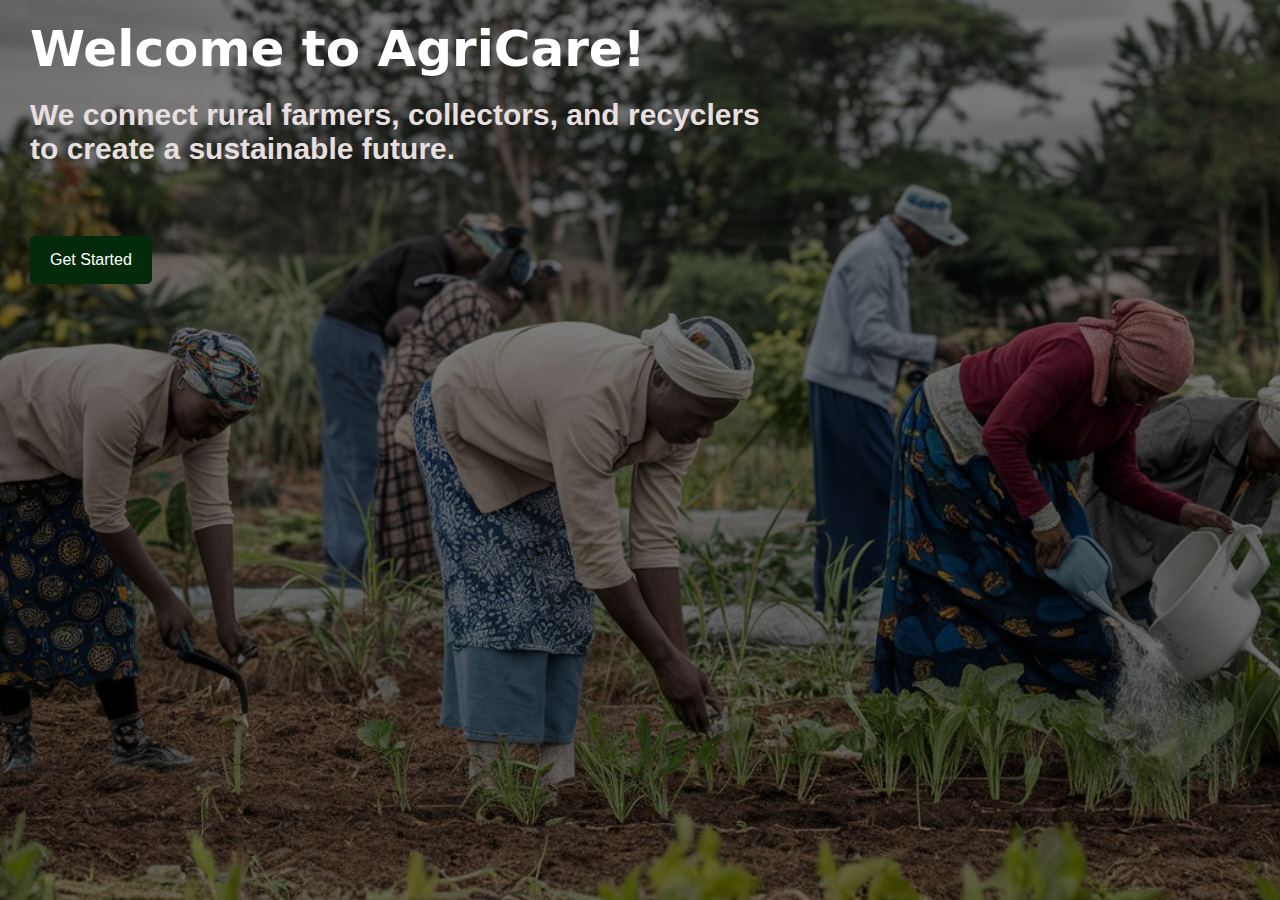
<file: index.html>
<!DOCTYPE html>
<html lang="en">
  <head>
    <meta charset="UTF-8" />
    <meta name="viewport" content="width=device-width, initial-scale=1.0" />
    <title>AgriCare</title>
    <link rel="stylesheet" href="style.css" />
    <link
      rel="stylesheet"
      href="https://cdnjs.cloudflare.com/ajax/libs/font-awesome/4.7.0/css/font-awesome.min.css"
    />
    <style>
      .container {
        width: 100vw;
        height: 100vh;
      }
      .welcome-main {
        background: linear-gradient(rgba(0, 0, 0, 0.5), rgba(0, 0, 0, 0.5)),
          url("./images/farmers.jpeg") center/cover no-repeat;
        background-size: cover;
        background-repeat: no-repeat;
        background-position: top center;
        width: 100%;
        height: 100%;
      }
      .onboarding {
        padding: 20px 30px;
      }

      p {
        font-size: 30px;
        color: rgb(231, 223, 223);
        font-weight: bold;
        width: 60%;
        font-family: "Lucida Sans", "Lucida Sans Regular", "Lucida Grande",
          "Lucida Sans Unicode", Geneva, Verdana, sans-serif;
        margin-top: 20px;
      }
      h1 {
        color: white;
        font-size: 50px;
    
      }
    </style>
  </head>
  <body>
    <div class="container">
      <div class="welcome-main">
        <div class="onboarding">
          <h1 class="welcom-header">Welcome to AgriCare!</h1>
          <p class="welcom-para">
            We connect rural farmers, collectors, and recyclers to create a
            sustainable future.
          </p>
        </div>
        <button
          class="start-btn"
          onclick="window.location.href='registration.html';"
        >
          Get Started
        </button>
      </div>
    </div>

    <script src="./script.js"></script>
  </body>
</html>
</file>
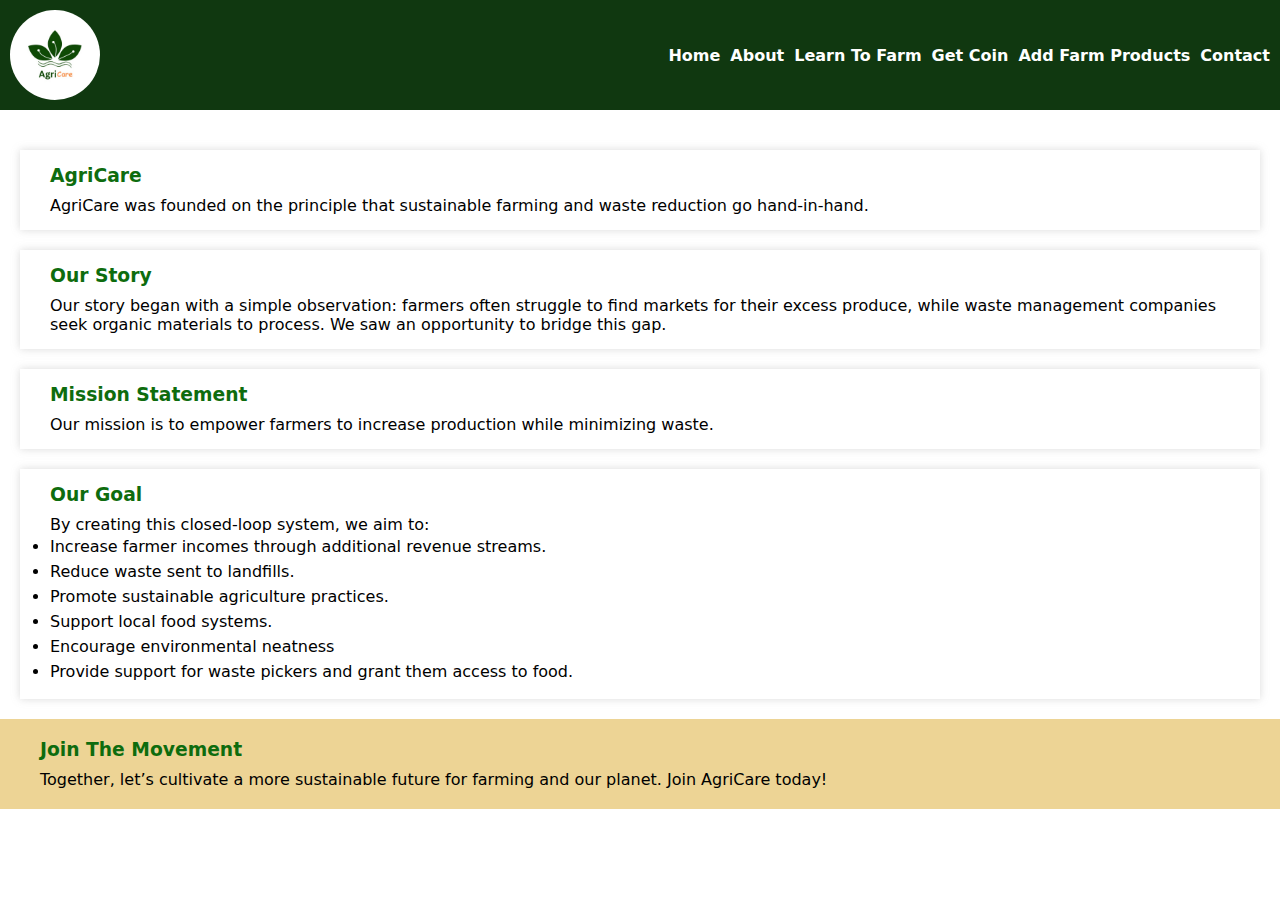
<file: about.html>
<!DOCTYPE html>
<html lang="en">
<head>
  <meta charset="UTF-8">
  <meta name="viewport" content="width=device-width, initial-scale=1.0">
  <title>About</title>
  <link rel="stylesheet" href="style.css">
  <link rel="stylesheet" href="https://cdnjs.cloudflare.com/ajax/libs/font-awesome/4.7.0/css/font-awesome.min.css">
  <style>
    .main{
     margin-top: 150px;
    }
    ul{
      line-height: 25px;
    }
  </style>
</head>
<body>
  <header class="header">
    <!-- <img id="logo" width="20%" src="images/logo.png" alt="logo"> -->
    <img id="logo" width="90px" src="images/logo.png" alt="logo">

        <div class="nav-link" id="my-links">
          <a href="home.html">Home</a>
          <a href="about.html">About</a>
          <a href="learnToFarm.html">Learn To Farm</a>
          <a href="getCoin.html">Get Coin</a>
          <a href="addProduct.html">Add Farm Products</a>
          <a href="contact.html">Contact</a>
            
         </div>
         <a href="javascript:void(0);" class="icon" onclick="myFunction()">
            <i class="fa fa-bars"></i>
          </a>
  </header>
  <main class="main">
    <section class="intro">
      <h3>AgriCare</h3>
      <p>
        AgriCare was founded on the principle that sustainable farming and waste reduction go hand-in-hand.
      </p>
    </section>
    <section class="intro">
      <p>
        <h3>Our Story</h3>
        Our story began with a simple observation: farmers often struggle to find markets for their excess produce, while waste management companies seek organic materials to process. We saw an opportunity to bridge this gap.
      </p>
    </section>
    <section class="intro">
      <h3>Mission Statement</h3>
      <p>
         Our mission is to empower farmers to increase production while minimizing waste.
      </p>
    </section>
    <section class="intro">
      <h3>Our Goal</h3>
      <p>
        By creating this closed-loop system, we aim to: 
      </p>
      <ul>
        <li>
          Increase farmer incomes through additional revenue streams.
        </li>
        <li>
          Reduce waste sent to landfills.
        </li>
        <li>
          Promote sustainable agriculture practices.
        </li>
        <li>
          Support local food systems.
        </li>
        <li>
          Encourage environmental neatness 
        </li>
        <li>
          Provide support for waste pickers and grant them access to food.

        </li>
      </ul>
    </section>
    <section class="end-page">
      <h3>Join The Movement</h3>
      <p>
        Together, let’s cultivate a more sustainable future for farming and our planet. Join AgriCare today!
      </p>
    </section> 
  </main>
  <script src="./script.js"></script>
</body>
</html>
</file>
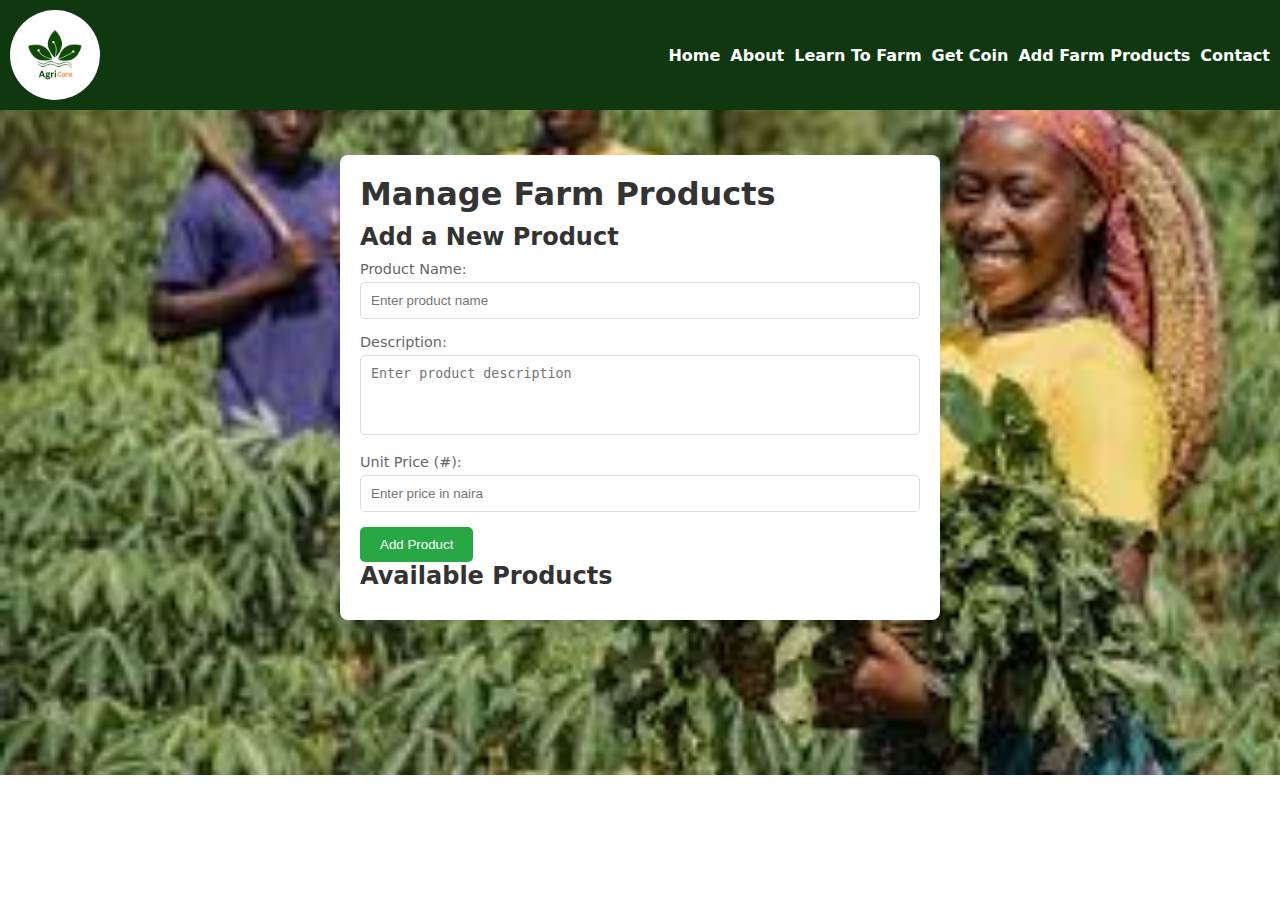
<file: addProduct.html>
<!DOCTYPE html>
<html lang="en">
  <head>
    <meta charset="UTF-8" />
    <meta name="viewport" content="width=device-width, initial-scale=1.0" />
    <title>Manage Farm Products</title>
    <link rel="stylesheet" href="style.css" />
    <style>
      body {
        background-image: url("../images/image1.jpeg");
        background-repeat: no-repeat;
        background-size: cover;
      }
    </style>
  </head>
  <body>
    <header class="header">
      <!-- <img id="logo" width="20%" src="images/logo.png" alt="logo"> -->
      <img id="logo" width="90px" src="images/logo.png" alt="logo" />

      <div class="nav-link" id="my-links">
        <a href="index.html"><p>Home</p></a>
        <a href="about.html">About</a>
        <a href="learnToFarm.html">Learn To Farm</a>
        <a href="getCoin.html">Get Coin</a>
        <a href="addProduct.html">Add Farm Products</a>
        <a href="contact.html">Contact</a>
      </div>
      <a href="javascript:void(0);" class="icon" onclick="myFunction()">
        <i class="fa fa-bars"></i>
      </a>
    </header>
    <div class="container-product">
      <h1>Manage Farm Products</h1>

      <!-- Add Product Form -->
      <div class="add-product">
        <h2>Add a New Product</h2>
        <form id="addProductForm">
          <label for="productName">Product Name:</label>
          <input
            type="text"
            id="productName"
            placeholder="Enter product name"
            required
          />

          <label for="productDescription">Description:</label>
          <textarea
            id="productDescription"
            placeholder="Enter product description"
            required
          ></textarea>

          <label for="productPrice">Unit Price (#):</label>
          <input
            type="number"
            id="productPrice"
            placeholder="Enter price in naira"
            required
          />

          <button type="submit" class="submit-btn">Add Product</button>
        </form>
      </div>

      <!-- Product List -->
      <div class="product-list">
        <h2>Available Products</h2>
        <ul id="productsContainer"></ul>
      </div>
    </div>

    <script src="script.js"></script>
  </body>
</html>
</file>
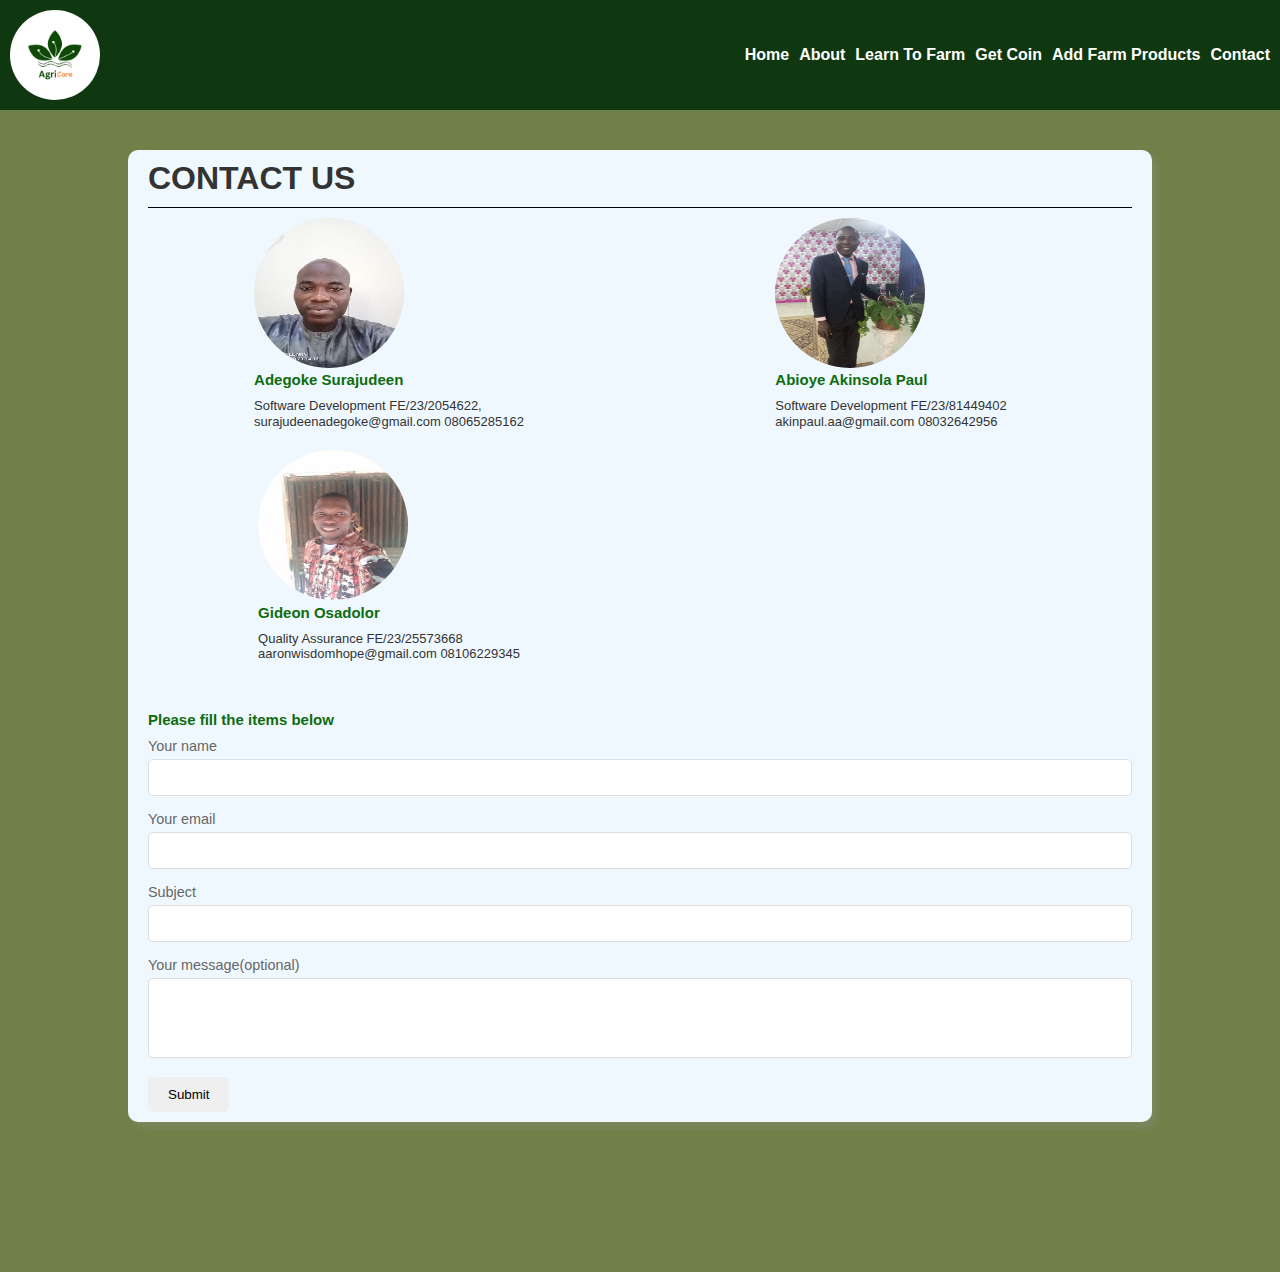
<file: contact.html>
<!DOCTYPE html>
<html lang="en">
  <head>
    <meta charset="UTF-8" />
    <meta name="viewport" content="width=device-width, initial-scale=1.0" />
    <title>Get Can</title>
    <link rel="stylesheet" href="style.css" />
    <style>
      * {
        margin: 0;
        padding: 0;
        box-sizing: border-box;
      }

      body {
        font-family: Arial, sans-serif;
        background-color: #6f8048;
        color: #333;
      }
      .container-contact {
        width: 80%;
        background-color: aliceblue;
        padding: 10px 20px;
        box-shadow: 5px 5px 8px rgba(150, 150, 150, 0.35);
        border-radius: 10px;
        margin: 150px auto;
      }
      .team-img {
        width: 150px;
        height: 150px;
        border-radius: 100px;
      }
      .team-list {
        display: grid;
        grid-template-columns: 1fr 1fr;
        gap: 20px;
        place-items: center;
        margin-bottom: 50px;
        border-top: 1px solid black;
        padding-top: 10px;
      }
      h3 {
        font-size: 15px;
      }
      p {
        font-size: 13px;
      }
      .team-content {
        line-height: 16px;
      }
      .team {
      }
      @media (max-width: 769px) {
        .team-list {
          display: grid;
          grid-template-columns: 1fr;
          gap: 20px;
          place-items: center;
          margin-bottom: 50px;
          border-top: 1px solid black;
          padding-top: 10px;
        }
      }
    </style>
  </head>
  <body>
    <header class="header">
      <!-- <img id="logo" width="20%" src="images/logo.png" alt="logo"> -->
      <img id="logo" width="90px" src="images/logo.png" alt="logo">
  
          <div class="nav-link" id="my-links">
            <a href="home.html">Home</a>
            <a href="about.html">About</a>
            <a href="learnToFarm.html">Learn To Farm</a>
            <a href="getCoin.html">Get Coin</a>
            <a href="addProduct.html">Add Farm Products</a>
            <a href="contact.html">Contact</a>
              
           </div>
           <a href="javascript:void(0);" class="icon" onclick="myFunction()">
              <i class="fa fa-bars"></i>
            </a>
    </header>
    <div class="container-contact">
      <h1>CONTACT US</h1>
      <div class="team-list">
        <div class="team">
          <img src="./images/deen.jpg" alt="" class="team-img" />
          <div class="team-content">
            <h3>Adegoke Surajudeen</h3>
            <p>Software Development <span>FE/23/2054622,</span></p>
            <p>surajudeenadegoke@gmail.com <span>08065285162</span></p>
          </div>
        </div>
        <div class="team">
          <img src="./images/abioye.jpeg" alt="" class="team-img" />
          <div class="team-content">
            <h3>Abioye Akinsola Paul</h3>
            <p>Software Development <span>FE/23/81449402 </span></p>
            <p>akinpaul.aa@gmail.com <span>08032642956</span></p>
          </div>
        </div>
        <!-- <div class="team">
          <img src="./images/KAIN.png" alt="" class="team-img" />
          <div class="team-content">
            <h3>Kaine Marvellous Chukwuka</h3>
            <p>Software Development <span>FE/23/67689749 </span></p>
            <p>onyenwenuc4@gmail.com <span>07082445934</span></p>
          </div>
        </div> -->
        <!-- <div class="team">
          <img src="./images/madwm.jpeg" alt="" class="team-img" />
          <h3>HOPE WISDOM AARON</h3>
          <p>Quality Assurance <span>FE/23/25573668 </span></p>
          <p>aaronwisdomhope@gmail.com <span>08106229345</span></p>
        </div> -->
        <div class="team">
          <img src="./images/gidoen.jpeg" alt="" class="team-img" />
          <h3>Gideon Osadolor</h3>
          <p>Quality Assurance <span>FE/23/25573668 </span></p>
          <p>aaronwisdomhope@gmail.com <span>08106229345</span></p>
        </div> 
        <!-- <div class="team">
          <img src="./images/madwm.jpeg" alt="" class="team-img" />
          <h3>Gideon Osadolor</h3>
          <p>Quality Assurance <span>FE/23/25573668 </span></p>
          <p>aaronwisdomhope@gmail.com <span>08106229345</span></p>
        </div> -->
      </div>
      <div class="contact-form">
        <h3>Please fill the items below</h3>
        <label for="name">Your name</label>
        <input type="text" id="name" class="form-name" />
        <label for="email" id="email">Your email</label>
        <input type="text" id="email" />
        <label for="subject">Subject</label>
        <input type="text" id="subject" />
        <label for="message">Your message(optional)</label>
        <textarea name="message" id="message"></textarea>
        <button
          type="button"
          class="form-submit"
          onclick=" window.open('thank-you.html');"
        >
          Submit
        </button>
      </div>
    </div>
  </body>
</html>
</file>
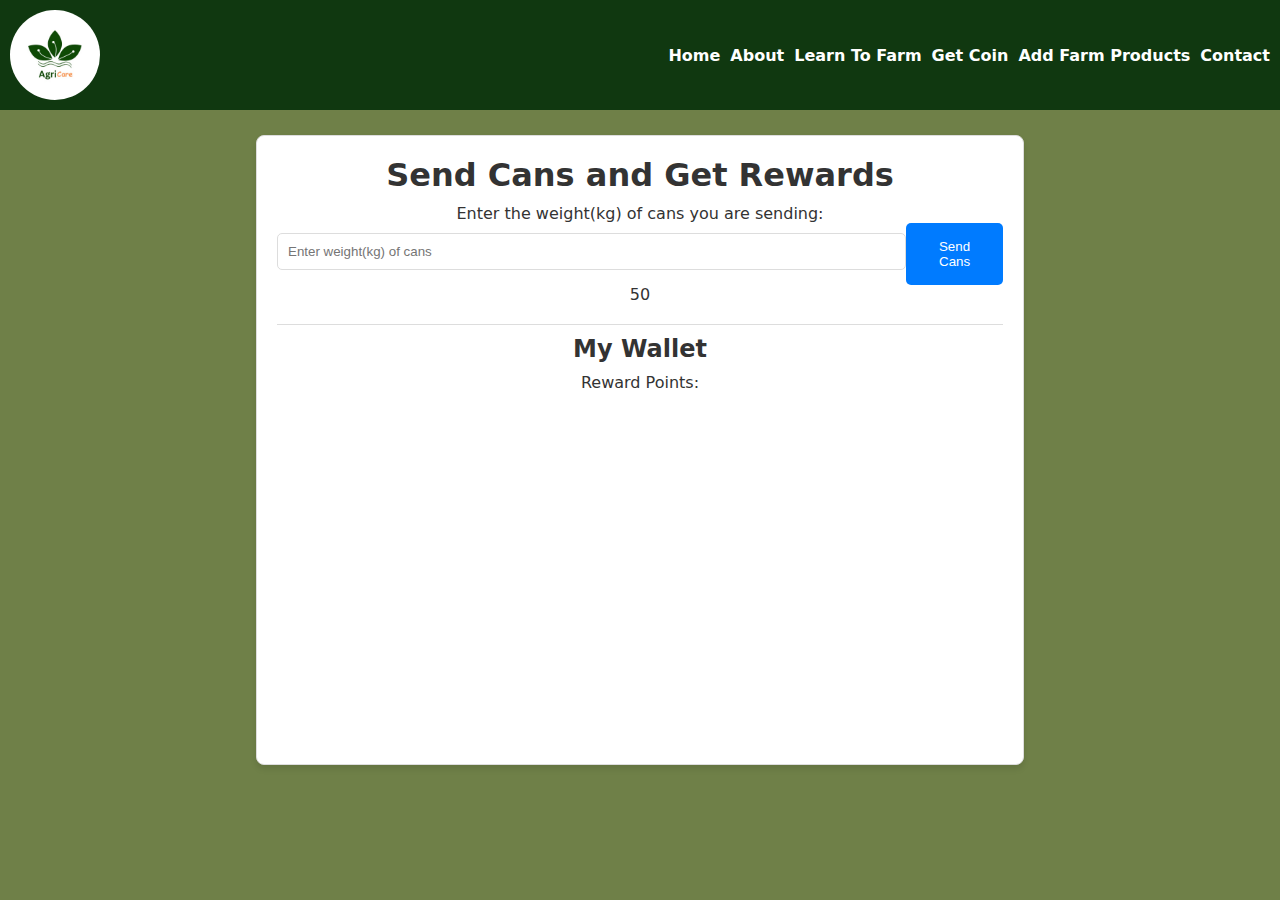
<file: getCoin.html>
<!DOCTYPE html>
<html lang="en">
  <head>
    <meta charset="UTF-8" />
    <meta name="viewport" content="width=device-width, initial-scale=1.0" />
    <title>Get Cin</title>
    <link rel="stylesheet" href="style.css" />
    <style>
      body {
        font-family: Arial, sans-serif;
        background-color: #6f8048;
        color: #333;
        margin: 0;
        padding: 0;
        display: flex;
        justify-content: center;
        align-items: center;
        height: 100vh;
      }

      .container {
        text-align: center;
        padding: 20px;
        border: 1px solid #ddd;
        background: #fff;
        border-radius: 8px;
        box-shadow: 0 4px 6px rgba(0, 0, 0, 0.1);
        width: 60%;
        height: 70vh;
      }

      input {
        padding: 10px;
        width: 200px;
        margin: 10px 0;
      }

      button {
        padding: 10px 20px;
        background-color: #007bff;
        color: #fff;
        border: none;
        border-radius: 4px;
        cursor: pointer;
      }

      button:hover {
        background-color: #0056b3;
      }

      .wallet {
        margin-top: 20px;
        padding: 10px;
        border-top: 1px solid #ddd;
      }
      .btn-container{
        display:flex
      }
    </style>
  </head>
  <body>
    <header class="header">
      <!-- <img id="logo" width="20%" src="images/logo.png" alt="logo"> -->
      <img id="logo" width="90px" src="images/logo.png" alt="logo" />
      <div class="nav-link" id="my-links">
        <a href="home.html">Home</a>
        <a href="about.html">About</a>
        <a href="learnToFarm.html">Learn To Farm</a>
        <a href="getCoin.html">Get Coin</a>
        <a href="addProduct.html">Add Farm Products</a>
        <a href="contact.html">Contact</a>
      </div>
      <a href="javascript:void(0);" class="icon" onclick="myFunction()">
        <i class="fa fa-bars"></i>
        <link rel="stylesheet" href="./style.css" />
      </a>
    </header>
    <div class="container">
      <h1>Send Cans and Get Rewards</h1>
      <p>Enter the weight(kg) of cans you are sending:</p>
      <div class="btn-container">
        <input
          type="number"
          id="canInput"
          placeholder="Enter weight(kg) of cans"
        />
        <button id="sendButton">Send Cans</button>
      </div>

      <div id="output">50</div>
      <div class="wallet">
        <h2>My Wallet</h2>
        <p>Reward Points: <span id="walletBalance"></span></p>
      </div>
    </div>

    <!-- <script src="script.js"></script> -->
    <script>
      let sendBtn = document.getElementById("sendButton");
      sendBtn.addEventListener("click", generateOutput);
      function generateOutput() {
        let getInput = document.getElementById("canInput");
        let input = Number(getInput.value);
        let outputValue = document.getElementById("output");
        outputValue.textContent = `${input}kg`;
        let walletBalance = document.getElementById("walletBalance");
        walletBalance.textContent = `#${input * 30}`;
        console.log(typeof input);
        getInput.value = "";
      }
    </script>
  </body>
</html>
</file>
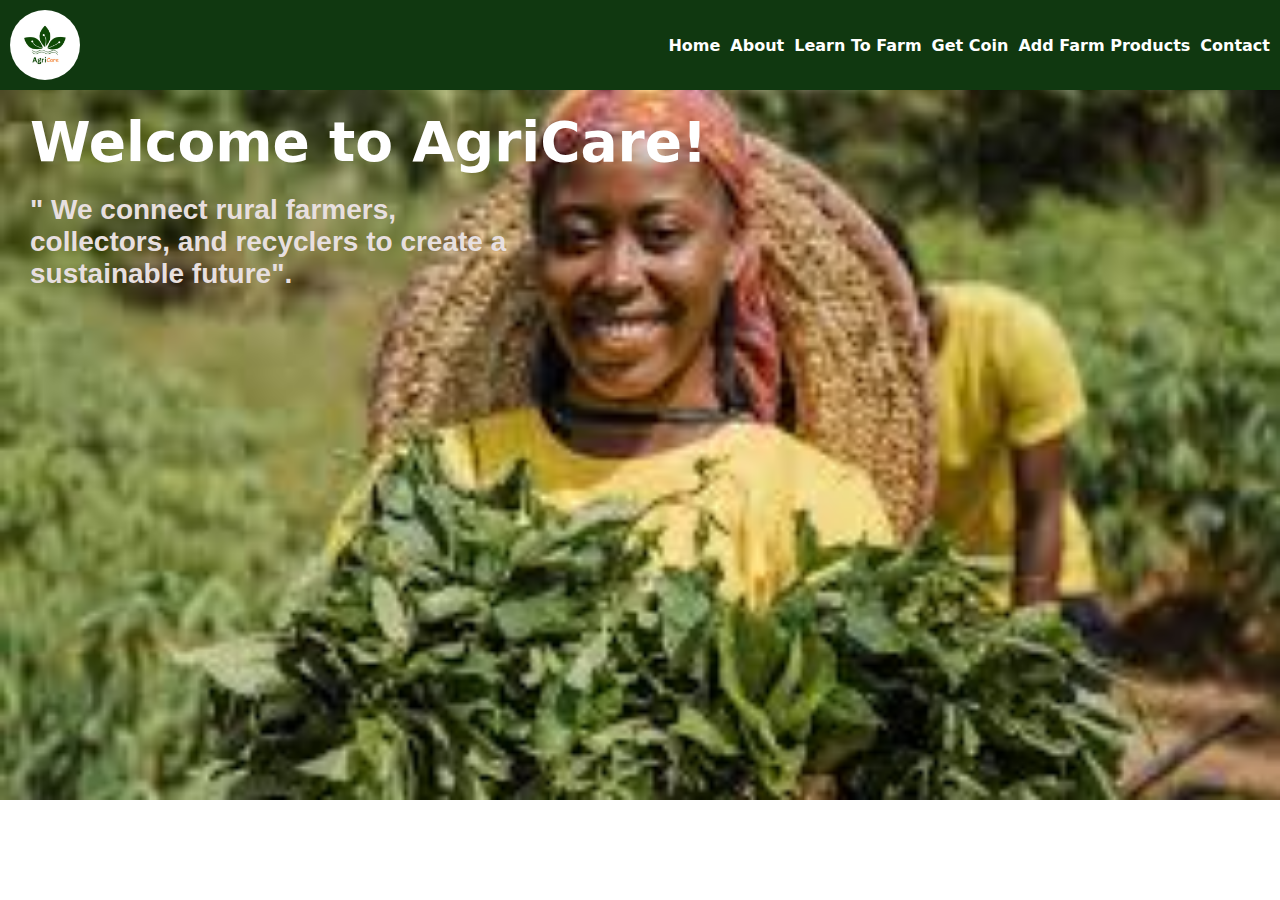
<file: home.html>
<!DOCTYPE html>
<html lang="en">
  <head>
    <meta charset="UTF-8" />
    <meta name="viewport" content="width=device-width, initial-scale=1.0" />
    <title>AgriCare</title>
    <link rel="stylesheet" href="style.css" />
    <link
      rel="stylesheet"
      href="https://cdnjs.cloudflare.com/ajax/libs/font-awesome/4.7.0/css/font-awesome.min.css"
    />
    <style>
      .welcome-main {
        height: 50rem;
        width: 100vw;
        background-image: url("./images/image2.jpeg");
        background-size: cover;
        background-repeat: no-repeat;
        background-position: top center;
      }
      .onboarding {
        position: absolute;
        top: 100px;
        width: 60%;
        padding: 10px 30px;
      }

      p {
        font-size: 28px;
        color: rgb(231, 223, 223);
        font-weight: bold;
        width: 69%;
        font-family: "Lucida Sans", "Lucida Sans Regular", "Lucida Grande",
          "Lucida Sans Unicode", Geneva, Verdana, sans-serif;
          margin-top: 20px;
          
      }
      h1 {
        color: white;
        font-size: 55px;
      }
    </style>
  </head>
  <body>
    <div class="parent">
      <header class="header">
        <!-- <img id="logo" width="6%" src="images/logo.png" alt="logo"> -->
        <img id="logo" width="70px" src="images/logo.png" alt="logo" />

        <div class="nav-link" id="my-links">
          <a href="home.html">Home</a>
          <a href="about.html">About</a>
          <a href="learnToFarm.html">Learn To Farm</a>
          <a href="getCoin.html">Get Coin</a>
          <a href="addProduct.html">Add Farm Products</a>
          <a href="contact.html">Contact</a>
        </div>
        <a href="javascript:void(0);" class="icon" onclick="myFunction()">
          <i class="fa fa-bars"></i>
        </a>
      </header>
      <div class="welcome-main">
        <div class="onboarding">
          <h1 class="welcom-header">Welcome to AgriCare!</h1>
          <p class="welcom-para">
            " We connect rural farmers, collectors, and recyclers to create a
            sustainable future".
          </p>
        </div>
      </div>
    </div>

    <script src="./script.js"></script>
  </body>
</html>
</file>
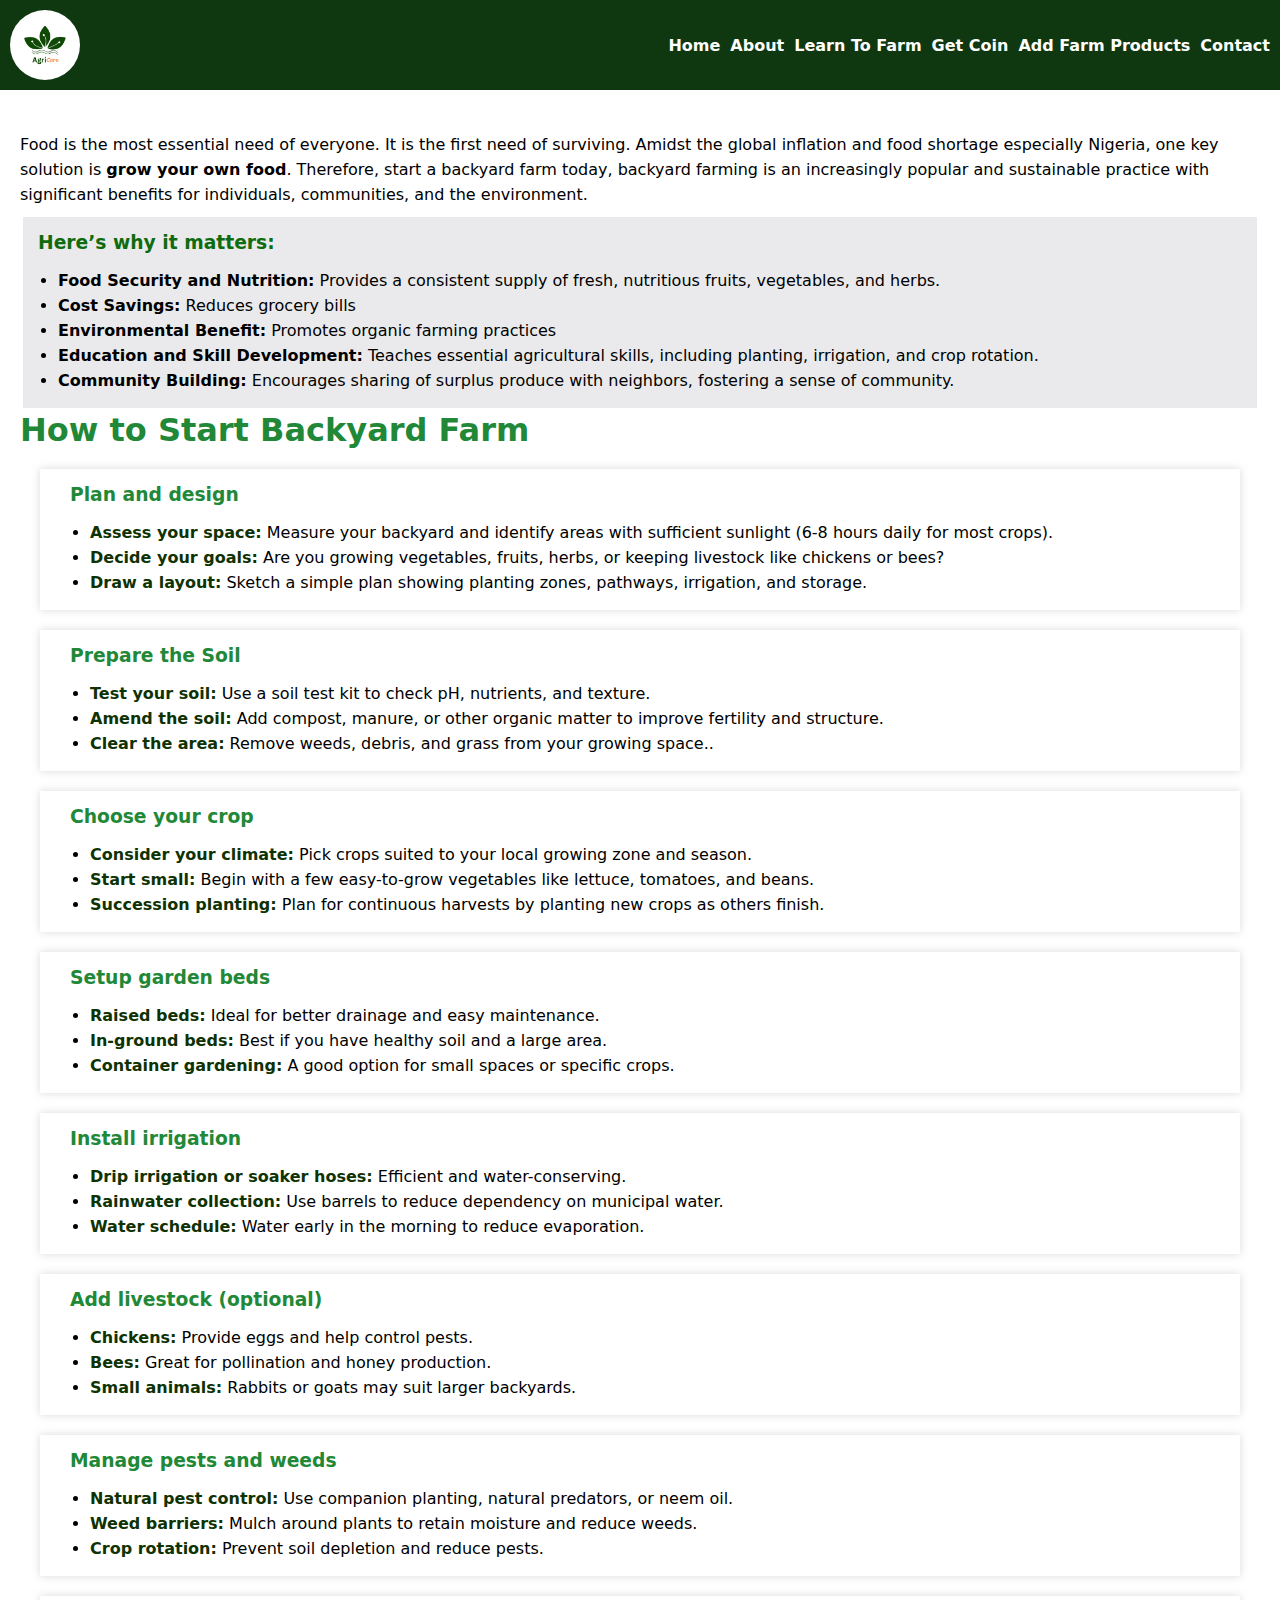
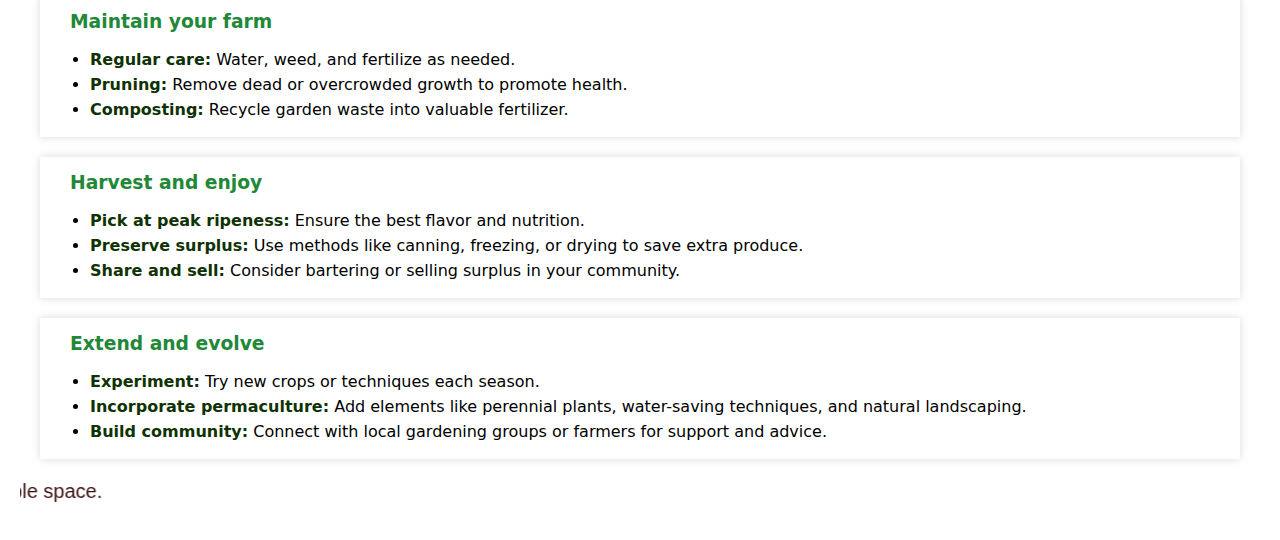
<file: learnToFarm.html>
<!DOCTYPE html>
<html lang="en">
  <head>
    <meta charset="UTF-8" />
    <meta name="viewport" content="width=device-width, initial-scale=1.0" />
    <title>AgriCare</title>
    <link rel="stylesheet" href="style.css" />
    <style>
      .main-learn {
        padding: 20px;
        margin-top: 7rem;
      }
      p {
        line-height: 25px;
        margin-bottom: 10px;
      }
      h3,
      h1 {
        margin-bottom: 15px;
      }
      ul {
        padding: 0 20px;
      }
      ul {
        line-height: 25px;
      }
      .last-para {
        font-family: "Lucida Sans", "Lucida Sans Regular", "Lucida Grande",
          "Lucida Sans Unicode", Geneva, Verdana, sans-serif;
        color: rgb(60, 17, 17);
        font-size: 20px;
      }
    </style>
  </head>
  <body>
    <header class="header">
      <!-- <img id="logo" width="6%" src="images/logo.png" alt="logo"> -->
      <img id="logo" width="70px" src="images/logo.png" alt="logo" />

      <div class="nav-link" id="my-links">
        <a href="home.html">Home</a>
        <a href="about.html">About</a>
        <a href="learnToFarm.html">Learn To Farm</a>
        <a href="getCoin.html">Get Coin</a>
        <a href="addProduct.html">Add Farm Products</a>
        <a href="contact.html">Contact</a>
      </div>
      <a href="javascript:void(0);" class="icon" onclick="myFunction()">
        <i class="fa fa-bars"></i>
      </a>
    </header>
    <main class="main-learn">
      <section class="content-intro">
        <p>
          Food is the most essential need of everyone. It is the first need of
          surviving. Amidst the global inflation and food shortage especially
          Nigeria, one key solution is <strong>grow your own food</strong>.
          Therefore, start a backyard farm today, backyard farming is an
          increasingly popular and sustainable practice with significant
          benefits for individuals, communities, and the environment.
        </p>

        <section
          style="padding: 15px; margin: 3px; background-color: #5d5f6c21"
        >
          <h3>Here’s why it matters:</h3>
          <ul>
            <li>
              <strong>Food Security and Nutrition:</strong> Provides a
              consistent supply of fresh, nutritious fruits, vegetables, and
              herbs.
            </li>
            <li><strong>Cost Savings:</strong> Reduces grocery bills</li>
            <li>
              <strong>Environmental Benefit:</strong> Promotes organic farming
              practices
            </li>
            <li>
              <strong>Education and Skill Development:</strong> Teaches
              essential agricultural skills, including planting, irrigation, and
              crop rotation.
            </li>
            <li>
              <strong>Community Building:</strong> Encourages sharing of surplus
              produce with neighbors, fostering a sense of community.
            </li>
          </ul>
        </section>
      </section>

      <h1 class="content-title">How to Start Backyard Farm</h1>
      <section class="intro">
        <h3 class="content-title">Plan and design</h3>

        <ul>
          <li>
            <strong style="color: #0f3202">Assess your space:</strong> Measure
            your backyard and identify areas with sufficient sunlight (6-8 hours
            daily for most crops).
          </li>
          <li>
            <strong style="color: #0f3202">Decide your goals:</strong> Are you
            growing vegetables, fruits, herbs, or keeping livestock like
            chickens or bees?
          </li>
          <li>
            <strong style="color: #0f3202">Draw a layout:</strong> Sketch a
            simple plan showing planting zones, pathways, irrigation, and
            storage.
          </li>
        </ul>
      </section>

      <section class="intro">
        <h3 class="content-title">Prepare the Soil</h3>
        <ul>
          <li>
            <strong style="color: #0f3202">Test your soil:</strong> Use a soil
            test kit to check pH, nutrients, and texture.
          </li>
          <li>
            <strong style="color: #0f3202">Amend the soil:</strong> Add compost,
            manure, or other organic matter to improve fertility and structure.
          </li>
          <li>
            <strong style="color: #0f3202">Clear the area:</strong> Remove
            weeds, debris, and grass from your growing space..
          </li>
        </ul>
      </section>

      <section class="intro">
        <h3 class="content-title">Choose your crop</h3>
        <ul>
          <li>
            <strong style="color: #0f3202">Consider your climate:</strong> Pick
            crops suited to your local growing zone and season.
          </li>
          <li>
            <strong style="color: #0f3202">Start small:</strong> Begin with a
            few easy-to-grow vegetables like lettuce, tomatoes, and beans.
          </li>
          <li>
            <strong style="color: #0f3202">Succession planting:</strong> Plan
            for continuous harvests by planting new crops as others finish.
          </li>
        </ul>
      </section>

      <section class="intro">
        <h3 class="content-title">Setup garden beds</h3>
        <ul>
          <li>
            <strong style="color: #0f3202">Raised beds:</strong> Ideal for
            better drainage and easy maintenance.
          </li>
          <li>
            <strong style="color: #0f3202">In-ground beds:</strong> Best if you
            have healthy soil and a large area.
          </li>
          <li>
            <strong style="color: #0f3202">Container gardening:</strong> A good
            option for small spaces or specific crops.
          </li>
        </ul>
      </section>

      <section class="intro">
        <h3 class="content-title">Install irrigation</h3>
        <ul>
          <li>
            <strong style="color: #0f3202"
              >Drip irrigation or soaker hoses:</strong
            >
            Efficient and water-conserving.
          </li>
          <li>
            <strong style="color: #0f3202">Rainwater collection:</strong> Use
            barrels to reduce dependency on municipal water.
          </li>
          <li>
            <strong style="color: #0f3202">Water schedule:</strong> Water early
            in the morning to reduce evaporation.
          </li>
        </ul>
      </section>

      <section class="intro">
        <h3 class="content-title">Add livestock (optional)</h3>
        <ul>
          <li>
            <strong style="color: #0f3202">Chickens:</strong> Provide eggs and
            help control pests.
          </li>
          <li>
            <strong style="color: #0f3202">Bees:</strong> Great for pollination
            and honey production.
          </li>
          <li>
            <strong style="color: #0f3202">Small animals:</strong> Rabbits or
            goats may suit larger backyards.
          </li>
        </ul>
      </section>

      <section class="intro">
        <h3 class="content-title">Manage pests and weeds</h3>
        <ul>
          <li>
            <strong style="color: #0f3202">Natural pest control:</strong> Use
            companion planting, natural predators, or neem oil.
          </li>
          <li>
            <strong style="color: #0f3202">Weed barriers:</strong> Mulch around
            plants to retain moisture and reduce weeds.
          </li>
          <li>
            <strong style="color: #0f3202">Crop rotation:</strong> Prevent soil
            depletion and reduce pests.
          </li>
        </ul>
      </section>

      <section class="intro">
        <h3 class="content-title">Maintain your farm</h3>
        <ul>
          <li>
            <strong style="color: #0f3202">Regular care:</strong> Water, weed,
            and fertilize as needed.
          </li>
          <li>
            <strong style="color: #0f3202">Pruning:</strong> Remove dead or
            overcrowded growth to promote health.
          </li>
          <li>
            <strong style="color: #0f3202">Composting:</strong> Recycle garden
            waste into valuable fertilizer.
          </li>
        </ul>
      </section>

      <section class="intro">
        <h3 class="content-title">Harvest and enjoy</h3>
        <ul>
          <li>
            <strong style="color: #0f3202">Pick at peak ripeness:</strong>
            Ensure the best flavor and nutrition.
          </li>
          <li>
            <strong style="color: #0f3202">Preserve surplus:</strong> Use
            methods like canning, freezing, or drying to save extra produce.
          </li>
          <li>
            <strong style="color: #0f3202">Share and sell:</strong> Consider
            bartering or selling surplus in your community.
          </li>
        </ul>
      </section>

      <section class="intro">
        <h3 class="content-title">Extend and evolve</h3>
        <ul>
          <li>
            <strong style="color: #0f3202">Experiment:</strong> Try new crops or
            techniques each season.
          </li>
          <li>
            <strong style="color: #0f3202">Incorporate permaculture:</strong>
            Add elements like perennial plants, water-saving techniques, and
            natural landscaping.
          </li>
          <li>
            <strong style="color: #0f3202">Build community:</strong> Connect
            with local gardening groups or farmers for support and advice.
          </li>
        </ul>
      </section>
      <p class="last-para">
        <marquee behavior="" direction="right" scrollamount="10">
          With dedication and planning, your backyard farm can become a
          productive and enjoyable space.
        </marquee>
      </p>
    </main>
  </body>
</html>
</file>
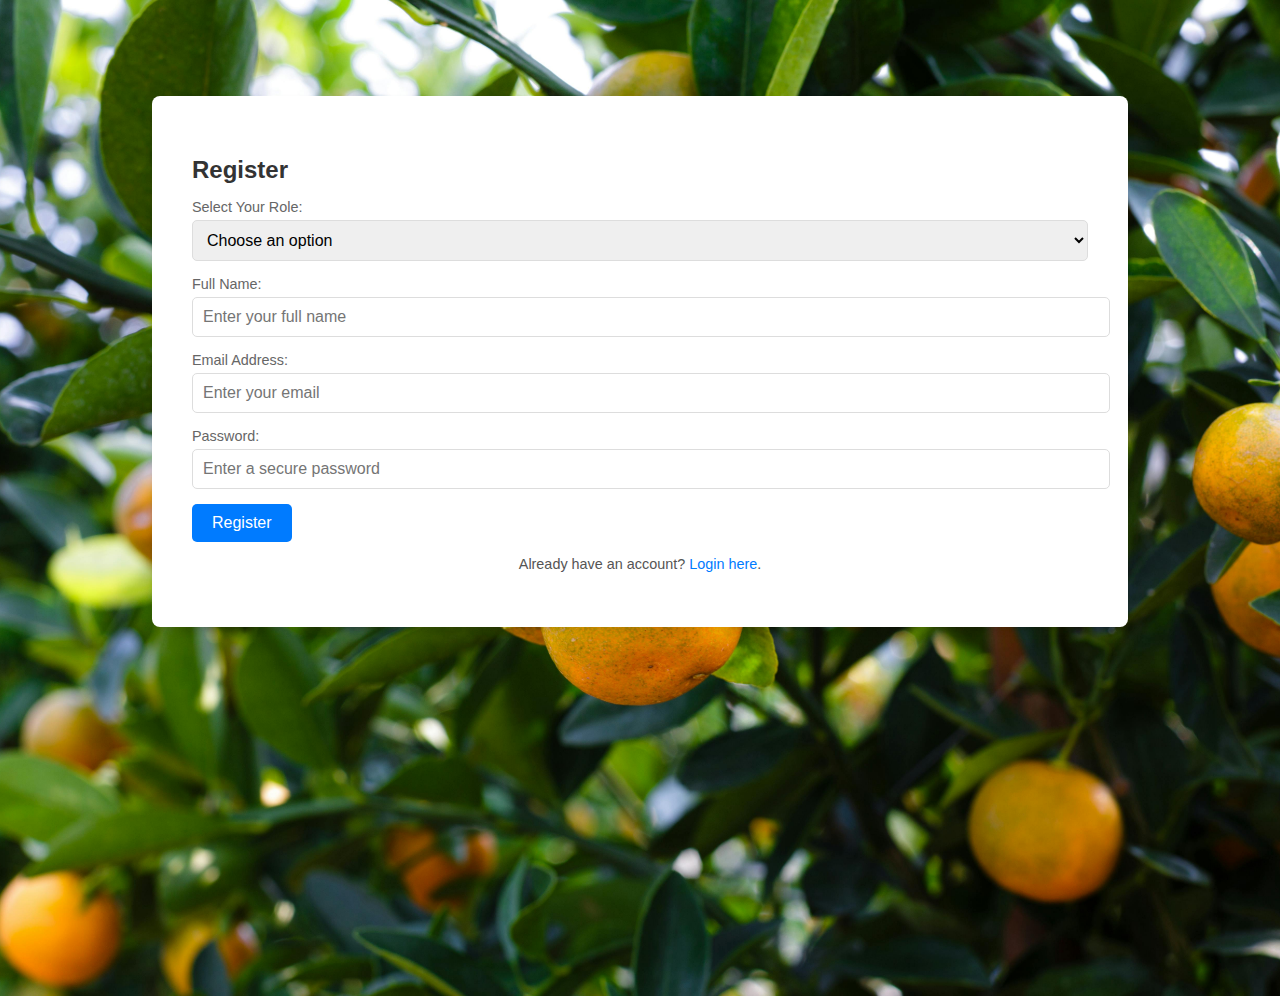
<file: registration.html>
<!DOCTYPE html>
<html lang="en">
  <head>
    <meta charset="UTF-8" />
    <meta name="viewport" content="width=device-width, initial-scale=1.0" />
    <title>Registration</title>
    <style>
      /* General Styles */
      body {
        margin: 0;
        padding: 0;
        font-family: Arial, sans-serif;
        box-sizing: border-box;
        background-image: url("images/orange.jpg");
        background-repeat: no-repeat;
        background-size: cover;
        background-position:  center;
        height: 100vh;
      }

      .container {
        background: #ffffff;
        padding: 40px;
        border-radius: 8px;
        box-shadow: 0 4px 6px rgba(0, 0, 0, 0.1);
        width: 70%;
        margin: 6rem auto;
      }

      /* Onboarding Section */
      .onboarding {
        text-align: center;
      }

      .onboarding h1 {
        font-size: 1.8em;
        margin-bottom: 10px;
        color: #333;
      }

      .onboarding p {
        font-size: 1em;
        color: #666;
        margin-bottom: 20px;
      }

      .start-btn {
        background: #28a745;
        color: #fff;
        padding: 10px 20px;
        border: none;
        border-radius: 5px;
        font-size: 1em;
        cursor: pointer;
      }

      .start-btn:hover {
        background: #218838;
      }

      /* Registration Section */

      .registration h2 {
        font-size: 1.5em;
        margin-bottom: 15px;
        color: #333;
      }

      form label {
        display: block;
        font-size: 0.9em;
        color: #666;
        margin-bottom: 5px;
      }

      form input,
      form select {
        width: 100%;
        padding: 10px;
        margin-bottom: 15px;
        border: 1px solid #ddd;
        border-radius: 5px;
        font-size: 1em;
      }

      form input:focus,
      form select:focus {
        border-color: #28a745;
        outline: none;
      }

      .submit-btn {
        background: #007bff;
        color: #fff;
        padding: 10px 20px;
        border: none;
        border-radius: 5px;
        font-size: 1em;
        cursor: pointer;
      }

      .submit-btn:hover {
        background: #0056b3;
      }

      .login-link {
        font-size: 0.9em;
        text-align: center;
        color: #555;
      }

      .login-link a {
        color: #007bff;
        text-decoration: none;
      }

      .login-link a:hover {
        text-decoration: underline;
      }
    </style>
  </head>
  <body>

    <div class="container">
      <!-- Registration Section -->
      <div class="registration hidden" id="registrationForm">
        <h2>Register</h2>
        <form>
          <label for="role">Select Your Role:</label>
          <select id="role" name="role" required>
            <option value="" disabled selected>Choose an option</option>
            <option value="collector">Collector</option>
            <option value="farmer">Farmer</option>
            <option value="recycler">Recycler</option>
          </select>

          <label for="name">Full Name:</label>
          <input
            type="text"
            id="name"
            name="name"
            placeholder="Enter your full name"
            required
          />

          <label for="email">Email Address:</label>
          <input
            type="email"
            id="email"
            name="email"
            placeholder="Enter your email"
            required
          />

          <label for="password">Password:</label>
          <input
            type="password"
            id="password"
            name="password"
            placeholder="Enter a secure password"
            required
          />

          <button type="submit" class="submit-btn" onclick="openPage()">
            Register
          </button>
        </form>
        <p class="login-link">
          Already have an account? <a href="./home.html">Login here</a>.
        </p>
      </div>
    </div>
    <script src="./script.js"></script>
  </body>
</html>
</file>
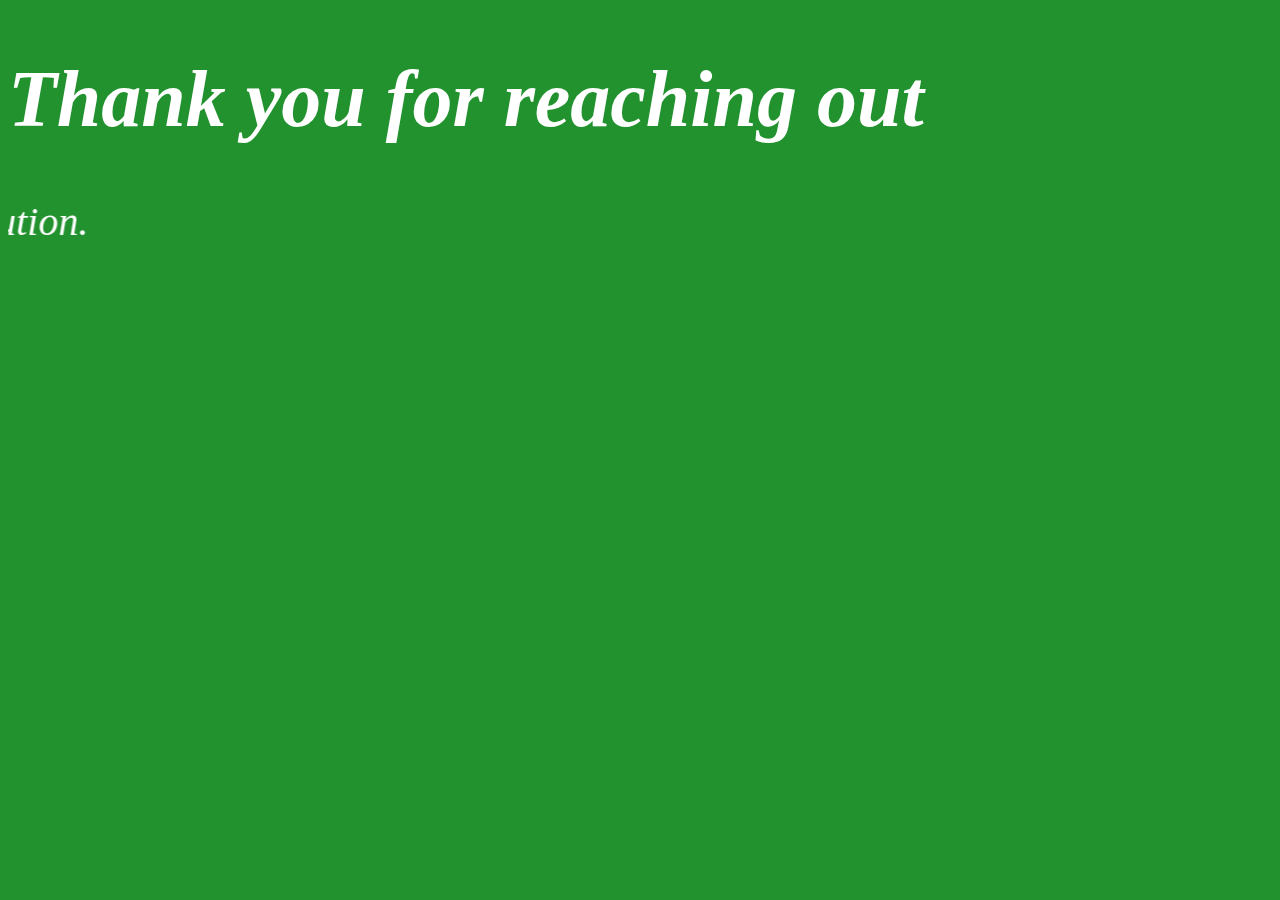
<file: thank-you.html>
<!DOCTYPE html>
<html lang="en">
  <head>
    <meta charset="UTF-8" />
    <meta name="viewport" content="width=device-width, initial-scale=1.0" />
    <title>Thank</title>
    <style>
      body {
        background-color: rgb(34, 146, 47);
        color: white;
        font-size: 40px;
        font-style: italic;
      }
    </style>
  </head>
  <body>
    <div class="container">
      <h1>Thank you for reaching out</h1>
      <marquee behavior="" direction="right" scrollamount="10">
        ... together we can build a great, wealthy nation free of environmental pollution.
      </marquee>
    </div>
    <script></script>
  </body>
</html>
</file>
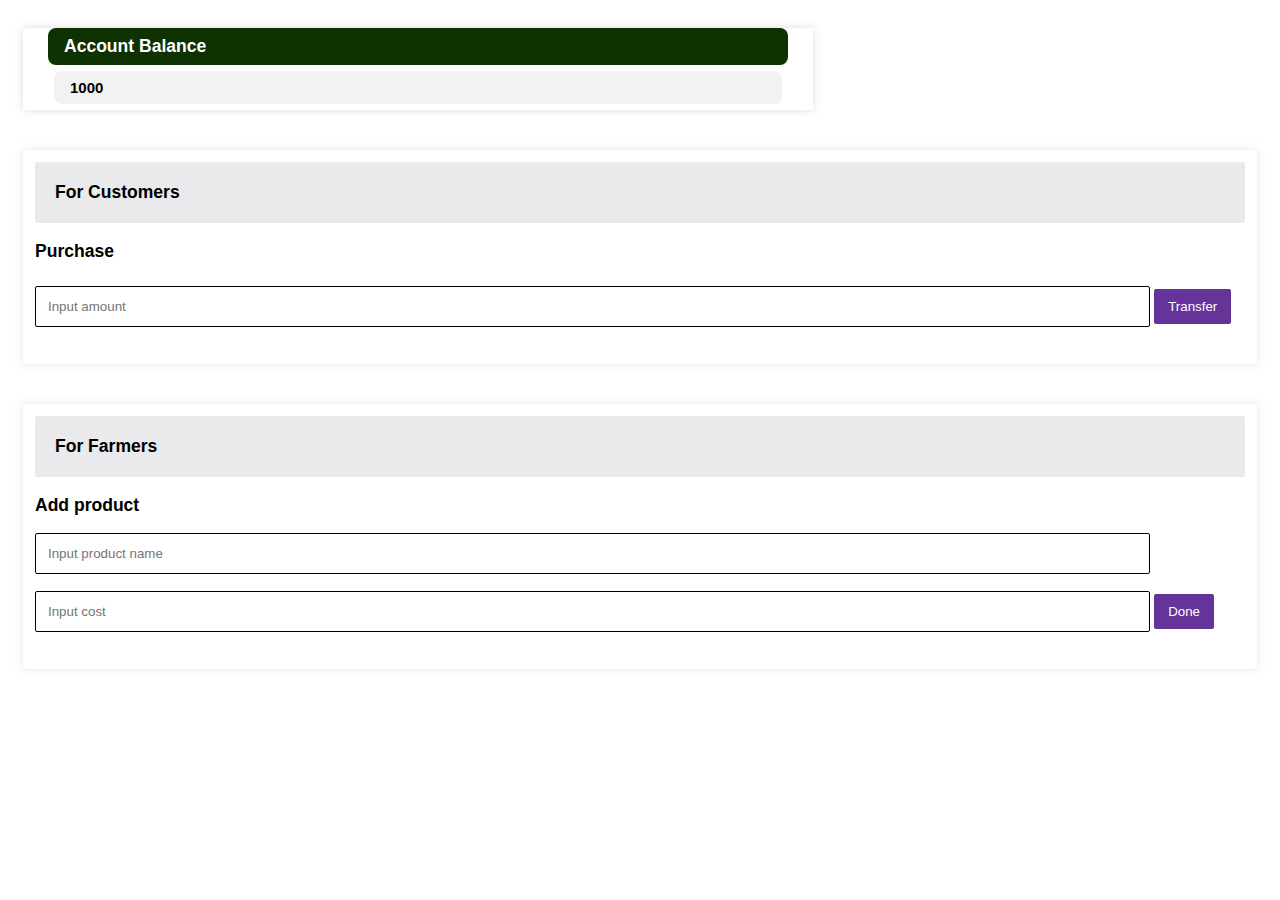
<file: wallet.html>
<!DOCTYPE html>
<html>

<head>
  <meta charset="UTF-8">
  <meta name="viewport" content="width=device-width, initial-scale=1">
  <title></title>
  <style>
  body {
    font-size: 15px;
    font-family: -apple-system, BlinkMacSystemFont, 'Segoe UI', Roboto, Oxygen, Ubuntu, Cantarell, 'Open Sans', 'Helvetica Neue', sans-serif;
  }
    main {
      padding: 20px 15px;
      display: flex;
      flex-direction: column;
      align-items: left;
      gap: 40px;
      justify-content: space-around;
    }
    .bal {
      padding: 0px 25px;
      box-shadow: 0px 0px 8px rgba(180, 180, 180, 0.45);
      width: 60%;
      height: 50%;
    }
    .bal h3 {
      margin: 0px;
      padding: 8px 16px;
      background-color: #0F3202;
      color: white;
      border-radius: 8px;
    }
    #acc-bal {
      margin: 6px;
      padding: 8px 16px;
      background-color: #96969C1F;
      border-radius: 8px;
      font-weight: bold;
    }
    .content {
      padding: 0px;
      display: flex;
      flex-direction: column;
      align-items: left;
      gap: 40px;
      justify-content: space-around;
    }
    
    .content-section {
      padding: 12px;
      box-shadow: 0px 0px 8px rgba(180, 180, 180, 0.35)
    }
    .inp {
      margin-bottom: 10px;
      padding: 12px;
      width: 90%;
      border: 1px solid black;
      border-radius: 2px;
      background-color: white;
    }
    .content-title {
      border-radius: 2px;
      margin: 0px;
      padding: 20px;
      background-color: #5D5F6C21;
    }
    #btn {
      margin-top: 10px;
      padding: 10px 14px;
      background-color: rebeccapurple;
      color: white;
      border: none;
      border-radius: 2px;
      cursor: pointer;
    }
    
    @media (min-width: 769px) and (max-width: 1024px) {
      body {
        font-size: 18px;
      }
       main {
         gap: 30px;
       }
       .bal {
         width: 25%;
         height: 25%;
       }
      .content {
        flex-direction: row;
        gap: 10px;
        align-items: center;
      }
      .inp {
        margin-bottom: 20px;
      }
      
    }
    
    
    
  </style>
</head>

<body>
  <main>
    <section class="bal">
      <h3>Account Balance</h3>
      <p id="acc-bal"></p>
      
    </section>
    <section class="content">
      <nav class="content-section">
        <h3 class="content-title">For Customers</h3>
        <h3>Purchase</h3>
        <input placeholder="Input amount" type="text" name="" class="inp" id="inp-elem">
        <button id="btn">Transfer</button>
        <p id="show"></p>
      </nav>
      
      <nav class="content-section">
        <h3 class="content-title">For Farmers</h3>
        <h3>Add product</h3>
        <input placeholder="Input product name" type="text" name="" class="inp" id="pro-name">
        <input placeholder="Input cost" type="text" name="" class="inp" id="pro-value">
        <button id="btn">Done</button>
        <p id="show"></p>
      </nav>
    </section>
  </main>
  
  
  
  <script>
     
     class DemoBankAccount {
       constructor(balance) {
         this.balance = balance;
         
         this.userBal = document.getElementById('acc-bal');
         this.userBal.innerHTML = this.balance;
         
         this.inp = document.getElementById('inp-elem');
         ;
         
       }
       // Abstract method
       purchase() {
         let p = document.getElementById('show');
         let amount = this.inp.value;
         this.a = this.balance >= 1;
         this.b = this.balance >= amount;
         this.c = amount >= 100;
         
         if( !this.a & !this.b) {
           p.innerHTML = 'Insufficient funds';
         }
         else if(this.a & this.b & this.c){
           p.innerHTML = 'Purchase successful!';
         }
         else if(this.a & !this.c) {
           p.innerHTML = 'Purchase limit is #100';
         }
         else{
           p.innerHTML = 'Insufficient funds';
         }
       }
     }
     
     let myPurchase = new DemoBankAccount(1000);
     let btn = document.getElementById('btn').addEventListener('click', ()=>{
       myPurchase.purchase();
       
     });
      
     
  </script>
</body>

</html>
</file>
<file: style.css>
* {
  margin: 0;
  padding: 0;
  box-sizing: border-box;
}
.parent {
  display: flex;
  flex-direction: column;
  width: 10px;
}

body {
  font-family: system-ui, -apple-system, BlinkMacSystemFont, "Segoe UI", Roboto,
    Oxygen, Ubuntu, Cantarell, "Open Sans", "Helvetica Neue", sans-serif;
}
.header {
  padding: 10px;
  background-color: rgb(16, 56, 16);
  display: flex;
  align-items: center;
  justify-content: space-between;
  position: fixed;
  top: 0px;
  left: 0px;
  right: 0px;
  z-index: 10;
}

.nav {
  display: flex;
  justify-content: space-between;
  align-items: center;
}
.nav-link {
  display: flex;
  align-items: center;
}
.nav-link a {
  margin-left: 10px;
}

#logo {
  border-radius: 60px;
}
.header a {
  color: white;
  font-size: 16px;
  font-weight: bold;
  text-decoration: none;
}
h3 {
  color: rgb(14, 108, 14);
  margin-bottom: 10px;
}
.content-title {
  color: #218838;
}
.intro {
  padding: 15px 30px;
  box-shadow: 0px 0px 8px rgba(150, 150, 150, 0.35);
  margin: 20px;
}
#sections {
  display: flex;
  flex-direction: column;
  align-items: center;
  justify-content: space-between;
}
.end-page {
  background-color: rgba(218, 165, 32, 0.473);
  padding: 20px 40px;
}
.index {
  background-image: url("./images/farmer.jpg");
}

/* Add products */

.container-product {
  width: 90%;
  max-width: 600px;
  background: #ffffff;
  padding: 20px;
  border-radius: 8px;
  box-shadow: 0 4px 6px rgba(0, 0, 0, 0.1);
  margin: 155px auto;
}

h1,
h2 {
  color: #333;
  margin-bottom: 10px;
}

label {
  display: block;
  font-size: 0.9em;
  margin-bottom: 5px;
  color: #666;
}

input,
textarea {
  width: 100%;
  padding: 10px;
  margin-bottom: 15px;
  border: 1px solid #ddd;
  border-radius: 5px;
}

textarea {
  resize: none;
  height: 80px;
}

button {
  padding: 10px 20px;
  border: none;
  border-radius: 5px;
  cursor: pointer;
}

.submit-btn {
  background: #28a745;
  color: #fff;
}

.submit-btn:hover {
  background: #218838;
}

.product-list ul {
  list-style: none;
  padding: 0;
}

.product-item {
  background: #f9f9f9;
  border: 1px solid #ddd;
  border-radius: 5px;
  padding: 10px;
  margin-bottom: 10px;
  display: flex;
  justify-content: space-between;
  align-items: center;
}

.product-details {
  max-width: 75%;
}

.product-actions button {
  margin-left: 5px;
  padding: 5px 10px;
}

.edit-btn {
  background: #007bff;
  color: #fff;
}

.edit-btn:hover {
  background: #0056b3;
}

.delete-btn {
  background: #dc3545;
  color: #fff;
}

.delete-btn:hover {
  background: #c82333;
}
.start-btn {
  margin-left: 30px;
  margin-top: 50px;
  padding: 15px 20px;
  font-size: 16px;
  background-color: #022a0b;
  color: white;
}
/* .walletBalance {
  font-size: 20px;
  color: #ddd;
} */
@media screen and (max-width: 768px) {
  .nav-link {
    display: none;
    flex-direction: column;
    top: 80px;
    right: 0px;
    position: absolute;
    background: rgb(44, 71, 45);
    width: 10rem;
    text-align: center;
    height: 350px;
    justify-content: space-between;
    padding: 10px;
  }
  .nav-link a {
    margin-bottom: 5px;
  }
  #logo {
    width: 60px;
  }
  .icon {
    width: 50px;
  }
  .welcom-para {
    font-size: 2rem;
  }
  .welcom-header {
    font-size: 2rem;
  }
  .welcom-main {
    background-size: 100%;
    height: 100vh;
    background-position: center;
    margin-top: 10px;
  }
  .index-header {
    font-size: 30px;
  }
  .index-para {
    font-size: 13px;
    width: 90px;
  }
}
@media screen and (min-width: 769px) {
  .icon {
    display: none;
  }
}
</file>
